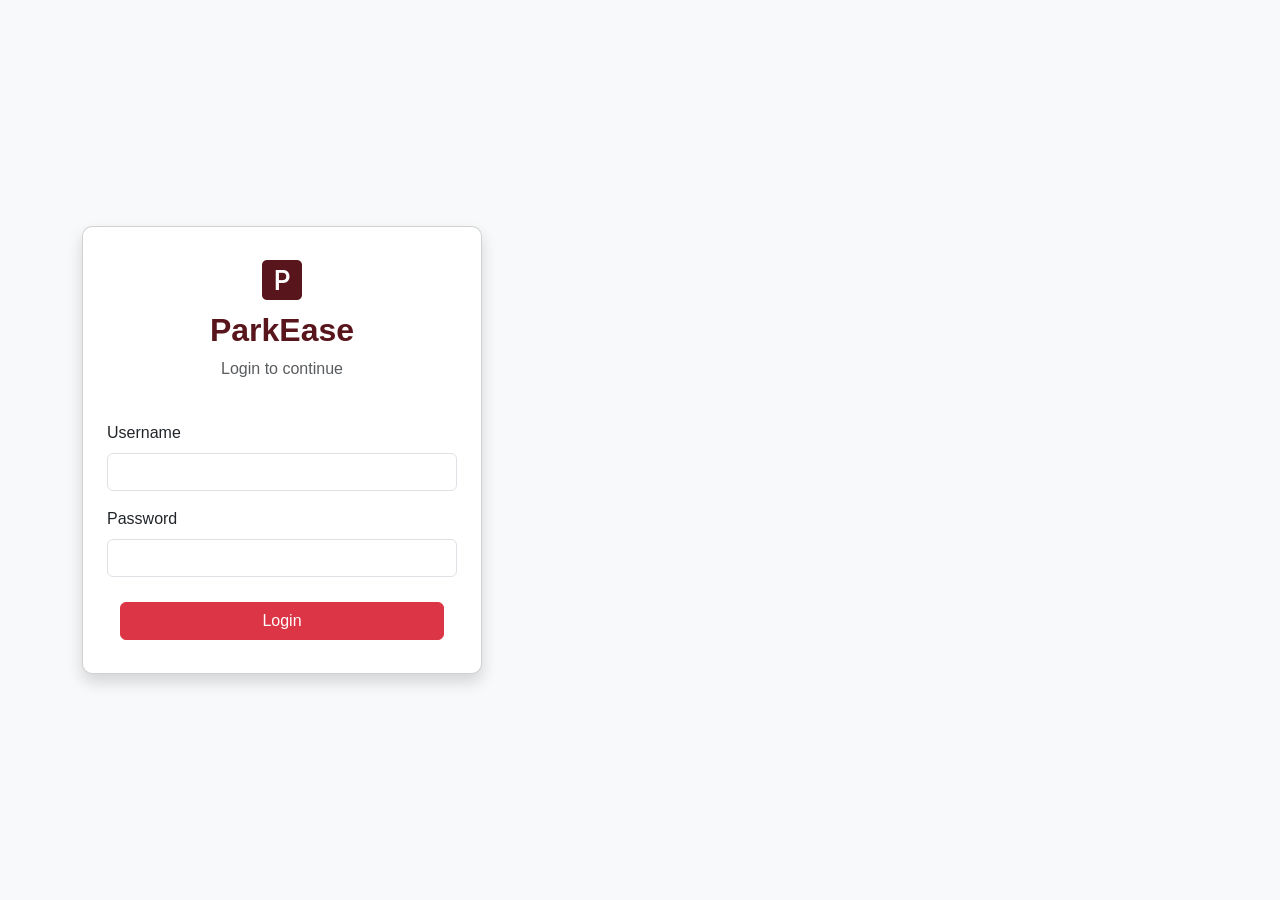
<file: index.html>
<!DOCTYPE html>
<html lang="en">

<head>
    <meta charset="UTF-8">
    <meta name="viewport" content="width=device-width, initial-scale=1.0">
    <title>ParkEase - Login</title>
    <!-- this is bootstrap link -->
    <link href="https://cdn.jsdelivr.net/npm/bootstrap@5.3.8/dist/css/bootstrap.min.css" rel="stylesheet"
        integrity="sha384-sRIl4kxILFvY47J16cr9ZwB07vP4J8+LH7qKQnuqkuIAvNWLzeN8tE5YBujZqJLB" crossorigin="anonymous">
        <link rel="stylesheet" href="https://cdn.jsdelivr.net/npm/bootstrap-icons@1.11.3/font/bootstrap-icons.min.css">
    <link rel="stylesheet" href="css/style.css">
</head>
<!-- styling the login button using bootstrap -->

<body class="bg-light">
    <div class="container vh-100 d-flex justiify-content-center align-items-center">
        <div class="card shadow p-4" style="width: 100%; max-width: 400px;">
            <div class=" text-center mb-4"> <i class="bi bi-p-square-fill fs-1 text-danger-emphasis"></i>
                
                <h2 class="fw-bold text-danger-emphasis">ParkEase</h2>
                <p class=" text-muted">Login to continue</p>
            </div>
            <!-- this is the login form -->
            <form>
                <!-- this section is for the email address -->
                <div class="mb-3">
                    <label for="exampleInputEmail1" class="form-label">Username</label>
                    <input type="email" class="form-control" id="exampleInputusername" aria-describedby="emailHelp">
                   
                </div>
                <!-- this section is for the password -->
                <div class="mb-3">
                    <label for="exampleInputPassword1" class="form-label">Password</label>
                    <input type="password" class="form-control" id="exampleInputPassword1">
                </div>
                <!-- this section is for the submit button -->
               <button type="submit" class="btn w-100 py-2 fw-bold"><a href="dashboard.html" class="btn btn-danger  w-100">Login</a></button> 
            </form>

        </div>


</body>

</html>
</file>
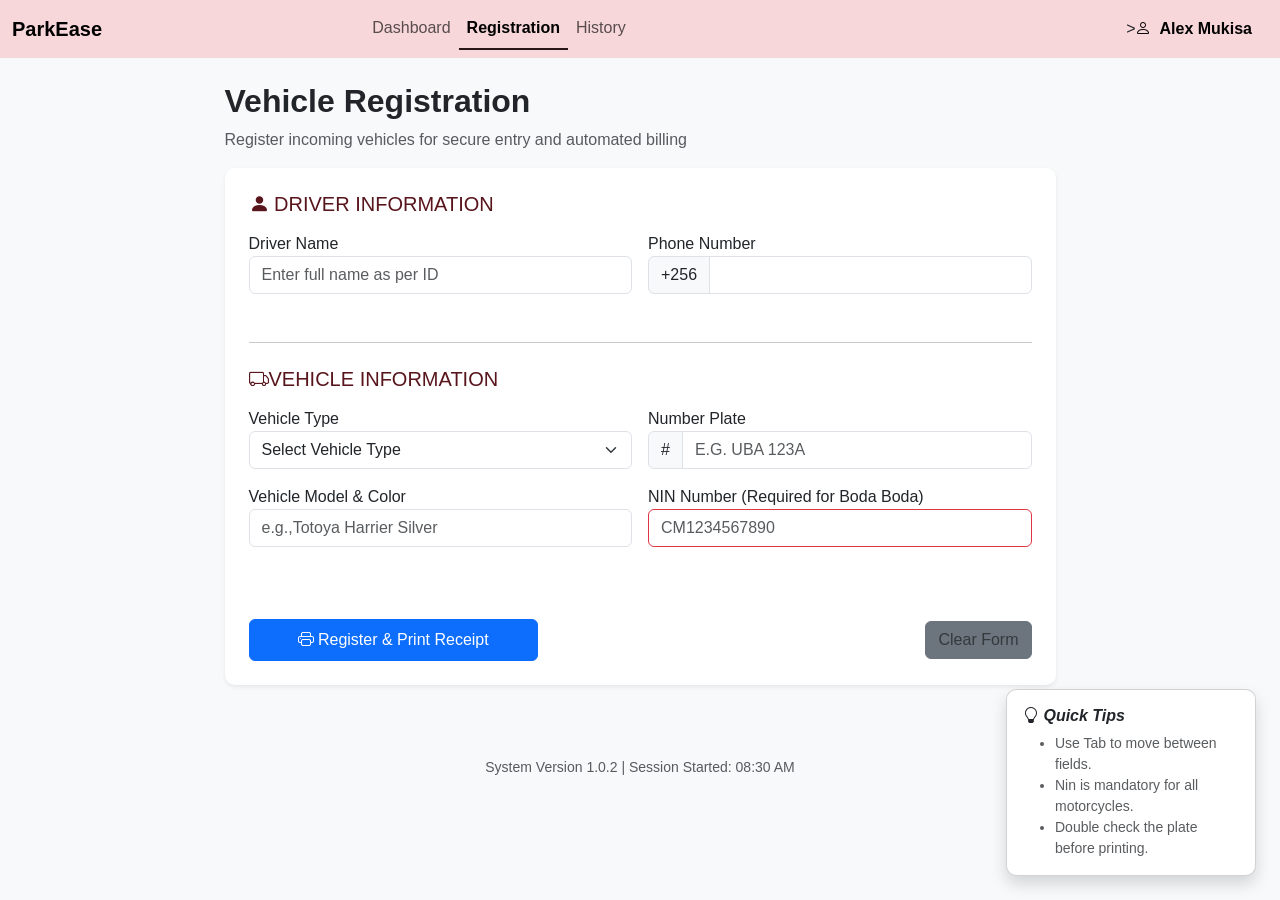
<file: register.html>
<!DOCTYPE html>
<html lang="en">

<head>
    <meta charset="UTF-8">
    <meta name="viewport" content="width=device-width, initial-scale=1.0">
    <!-- this the page title -->
    <title>ParkEase-Vehicle Registration</title>
    <!-- this the bootstrap link for in-styling and icons-->
    <link href="https://cdn.jsdelivr.net/npm/bootstrap@5.3.8/dist/css/bootstrap.min.css" rel="stylesheet"
        integrity="sha384-sRIl4kxILFvY47J16cr9ZwB07vP4J8+LH7qKQnuqkuIAvNWLzeN8tE5YBujZqJLB" crossorigin="anonymous">
    <link rel="stylesheet" href="https://cdn.jsdelivr.net/npm/bootstrap-icons@1.11.3/font/bootstrap-icons.min.css">
    <link rel="stylesheet" href="css/style.css">
</head>
<!-- this is the for background color of the body-->

<body class="bg-light">
    <!-- this is the nav bar section -->
    <!-- Top navigation bar with: Dashboard, Registration, History links and user profile -->
    <nav class="navbar navbar-expand-lg navbar-danger-empasis bg-danger-subtle mb-4">
        <div class="container-fluid"> <a class="navbar-brand fw-bold" href="#">ParkEase</a>
            <div class="navbar-nav mx-auto"> <a class="nav-link" href="dashboard.html">Dashboard</a>
                <a class="nav-link active" href="register.html">Registration</a><a class="nav-link"
                    href="reports.html">History</a>
            </div>
            <div class="navbar-nav ms-auto"></div>> <a class="navbar-brand fw-bold fs-6" href="#">
                <i class="bi bi-person fs-6 me-2"></i>Alex Mukisa
            </a>
        </div>
        </div>
    </nav>
    <!-- this is the registration section -->
    <div class="container pb-5">
        <div class="row justify-content-center">
            <div class="col-lg-9">

                <h2 class="fw-bold mb4">Vehicle Registration</h2>
                <p class="text-muted">Register incoming vehicles for secure entry and automated billing</p>
                <!-- Driver Information section: Driver Name input (with hint text), Phone Number input (+256 prefix) -->
                <form class="card border-0 shadow-sm p-4">
                    <h5 class="text-danger-emphasis mb-3"><i class="bi bi-person-fill"></i> DRIVER INFORMATION</h5>
                    <div class="row g-3 mb-4">
                        <div class="col-md-6"> <label for="form-label">Driver Name</label> <input type="text"
                                class="form-control" placeholder="Enter full name as per ID " required></div>
                        <div class="col-md-6"><label for="form-label">Phone Number</label>
                            <div class="input-group"> <span class="input-group-text">+256</span>
                                <input type="text" class="form-control placeholder=700 000 000">
                            </div>
                        </div>
                    </div>
                    <!-- this is the vehicle information Section -->
                    <hr class="my-4">
                    <h5 class="text-danger-emphasis mb-3"> <i class="bi bi-truck"></i>VEHICLE INFORMATION</h5>
                    <div class="row g-3 mb-4">
                        <!--  Vehicle Type dropdown (Truck, Personal Car, Taxi, Coaster, Boda-boda),
                            Number Plate input (with # icon and placeholder), Vehicle Model & Color text input  -->

                        <div class="col-md-6"> <label for="form-label">Vehicle Type</label>
                            <div class="input-group"><select class="form-select" required>
                                    <option selected>Select Vehicle Type</option>
                                    <option value="truck">Truck</option>
                                    <option value="car">Personal Car</option>
                                    <option value="taxi">Taxi</option>
                                    <option value="Boda">Boda Boda</option>
                                </select>
                            </div>
                        </div>
                        <div class="col-md-6"> <label for="form-label">Number Plate</label>
                            <div class="input-group"> <span class="input-group-text">#</span><input type="text"
                                    class="form-control" placeholder="E.G. UBA 123A"></div>

                        </div>
                        <div class="col-md-6"> <label for="form-label">Vehicle Model & Color</label> <input type="text"
                                class="form-control" placeholder="e.g.,Totoya Harrier Silver"></div>
                        <!--  NIN Number field  -->
                        <div class="col-md-6" id="ninSection"> <label for="form-label">NIN Number (Required for Boda
                                Boda)</label> <input type="text" class="form-control border-danger"
                                placeholder="CM1234567890"></div>

                    </div>
                    <!-- Register and print button and the clear form button-->
                    <div class="d-flex justify-content-between align-items-center  mt-5"><button type="submit"
                            class="btn btn-primary px-5 py-2"><i
                                class="bi bi-printer text-white"></i> Register & Print
                            Receipt</button> <button type="reset"
                            class="btn btn-secondary text-muted text-decoration-none">Clear Form</button></div>
                </form>
            </div>
        </div>
    </div>
    <!-- Quick Tips floating card  keyboard shortcut hints -->
    <div class="position-fixed bottom-0 end-0 m-4 card p-3 shadow" style="width: 250px;">
        <h6 class="fw-bold mb-2"> <i class="bi bi-lightbulb"> Quick Tips</i></h6>
        <ul class="small text-muted mb-0">
            <li>Use Tab to move between fields.</li>
            <li>Nin is mandatory for all motorcycles.</li>
            <li>Double check the plate before printing.</li>

        </ul>
    </div>
    <!-- Footer showing: System Version and Session Started time-->
    <footer class="text-center text-muted small py-4"> System Version 1.0.2 | Session Started: 08:30 AM</footer>

</body>

</html>
</file>
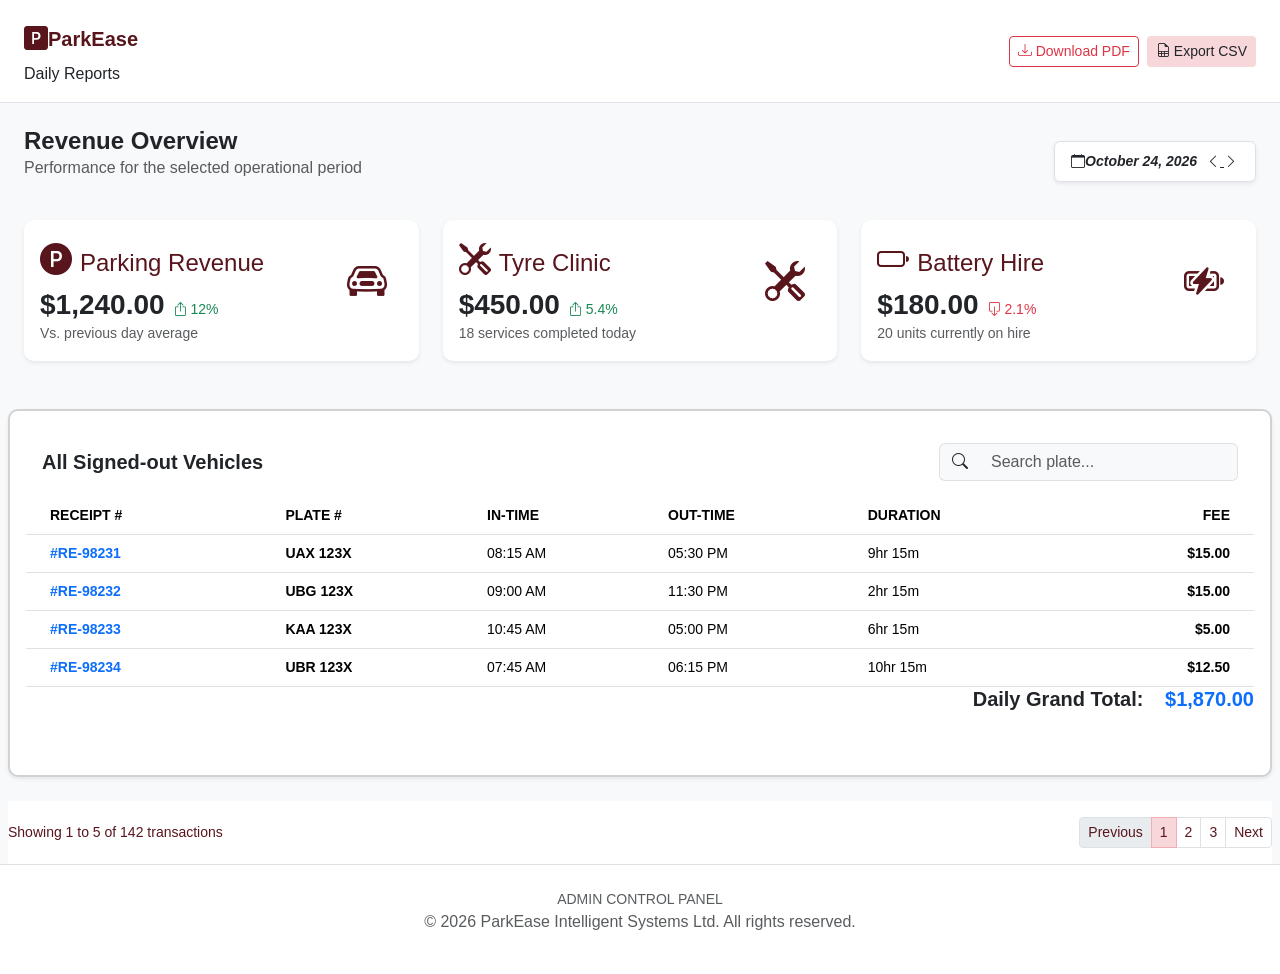
<file: reports.html>
<!DOCTYPE html>
<html lang="en">

<head>
    <meta charset="UTF-8">
    <meta name="viewport" content="width=device-width, initial-scale=1.0">
    <title>ParkEase-Admin Reports</title>
</head>
<!-- bootstrap link for styling -->
<link href="https://cdn.jsdelivr.net/npm/bootstrap@5.3.8/dist/css/bootstrap.min.css" rel="stylesheet"
    integrity="sha384-sRIl4kxILFvY47J16cr9ZwB07vP4J8+LH7qKQnuqkuIAvNWLzeN8tE5YBujZqJLB" crossorigin="anonymous">
<link rel="stylesheet" href="https://cdn.jsdelivr.net/npm/bootstrap-icons@1.11.3/font/bootstrap-icons.min.css">
<link rel="stylesheet" href="css/style.css">
<!-- background colour -->

<body class="bg-light">
    <!-- this is a nav section with the Header bar with: ParkEase logo, 'DAILY REPORTS' subtitle, Download PDF and Export
CSV buttons -->
    <nav class="navbar navbar-light bg-white border-bottom py-3 mb-4">
        <div class="container-fluid px-4">
            <div> <span class="navbar navbar-brand text-danger-emphasis fw-bold"><i
                        class="bi bi-p-square-fill fs-4"></i>ParkEase</span><span class="text">Daily Reports</span>
            </div>
            <div class="d-flex gap-2"> <button class="btn btn-outline-danger btn-sm"> <i
                        class="bi bi-download me-1"></i>Download PDF</button> <button
                    class=" btn bg-danger-subtle btn-sm"> <i class="bi bi-file-earmark-spreadsheet me-1"></i>Export
                    CSV</button></div>
        </div>
    </nav>
    <!-- Revenue Overview section with date selector (left/right arrows to navigate days) and three
metric cards: Parking Revenue, Tyre Clinic, Battery Hire — each showing amount and
percentage change vs previous day -->
    <div class="container-fluid px-4">
        <div class="d-flex justify-content-between align-items-center mb-4">
            <Span>
                <h4 class="fw-bold mb-0">Revenue Overview</h4>
                <p class="text-muted">Performance for the selected operational period</p>
            </Span>
            <div class="bg-white border rounded d-flex align-items-center px-3 py-2 shadow-sm"> <span
                    class=" fw-bold small "><i class="bi bi-calendar me-2">October 24, 2026</i> </span> <button
                    class="btn btn-link btn-sm text-dark p-0"><i class="bi bi-chevron-left"></i> <i
                        class="bi bi-chevron-right"></i> </button> </div>
        </div>

        <div class="row g-4 mb-5">
            <!-- Parking Revenue Column -->
            <div class="col-md-4">
                <div class="card border-0 shadow-sm p-3">
                    <div class="d-flex justify-content-between">
                        <div>
                            <p class="text-danger-emphasis fs-4 mb-1">
                                <i class="bi bi-p-circle-fill fs-2 me-2"></i>Parking Revenue
                            </p>
                            <div class="d-flex align-items-baseline gap-2">
                                <h3 class="fw-bold mb-0">$1,240.00</h3>
                                <span class="text-success small"><i class="bi bi-box-arrow-up"></i> 12%</span>
                            </div>
                            <span class="text-muted small">Vs. previous day average</span>
                        </div>
                        <div class="p-3 rounded">
                            <i class="bi bi-car-front fs-1 text-danger-emphasis"></i>
                        </div>
                    </div>
                </div>
            </div>

            <!-- Tyre clinic column -->
            <div class="col-md-4">
                <div class="card border-0 shadow-sm p-3">
                    <div class="d-flex justify-content-between">
                        <div>
                            <p class="text-danger-emphasis fs-4 mb-1">
                                <i class="bi bi-tools fs-2 me-2"></i>Tyre Clinic
                            </p>
                            <div class="d-flex align-items-baseline gap-2">
                                <h3 class="fw-bold mb-0">$450.00</h3>
                                <span class="text-success small"><i class="bi bi-box-arrow-up"></i> 5.4%</span>
                            </div>
                            <span class="text-muted small">18 services completed today</span>
                        </div>
                        <div class="p-3 rounded">
                            <i class="bi bi-tools fs-1 text-danger-emphasis"></i>
                        </div>
                    </div>
                </div>
            </div>
            <!-- the battery Hire column-->
            <div class="col-md-4">
                <div class="card border-0 shadow-sm p-3">
                    <div class="d-flex justify-content-between">
                        <div>

                            <p class="text-danger-emphasis fs-4 mb-1">
                                <i class="bi bi-battery fs-2 me-2"></i>Battery Hire
                            </p>
                            <div class="d-flex align-items-baseline gap-2">
                                <h3 class="fw-bold mb-0">$180.00</h3>
                                <span class="text-danger small"><i class="bi bi-box-arrow-down"></i> 2.1%</span>
                            </div>
                            <span class="text-muted small">20 units currently on hire</span>
                        </div>
                        <div class="p-3 rounded">
                            <i class="bi bi-battery-charging fs-1 text-danger-emphasis"></i>
                        </div>
                    </div>
                </div>
            </div>
        </div>
    </div>
    <!-- All Signed-out Vehicles table: columns — Receipt #, Plate #, In-Time, Out-Time, Duration, -->
    <div class="card border-2 shadow-sm mb-4 p-3  ms-2 me-2">
        <div class="card-header bg-white py-3 border-0 d-flex justify-content-between align-items-center">
            <h5 class="fw-bold mb-0">All Signed-out Vehicles</h5>
            <div class="input-group w-25">
                <span class="input-group-text bg-light border-end-0"><i class="bi bi-search"></i></span>
                <input type="text" class="form-control bg-light border-start-0" placeholder="Search plate...">
            </div>
        </div>
        <!-- the table section and its contents-->
        <div class="table-responsive">
            <table class="table table-hover align-middle mb-0">
                <thead class="bg-light text-muted small text-uppercase">

                    <tr>
                        <th class="ps-4">Receipt #</th>
                        <th>Plate #</th>
                        <th>In-Time</th>
                        <th>Out-Time</th>
                        <th>Duration</th>
                        <th class="text-end pe-4">Fee</th>
                    </tr>
                </thead>
                <tbody class="small">

                    <tr>
                        <td class="ps-4 fw-bold text-primary">#RE-98231</td>
                        <td class="fw-bold">UAX 123X</td>
                        <td>08:15 AM</td>
                        <td>05:30 PM</td>
                        <td>9hr 15m</td>
                        <td class="text-end pe-4 fw-bold">$15.00</td>
                    </tr>
                    <tr>
                        <td class="ps-4 fw-bold text-primary">#RE-98232</td>
                        <td class="fw-bold">UBG 123X</td>
                        <td>09:00 AM</td>
                        <td>11:30 PM</td>
                        <td>2hr 15m</td>
                        <td class="text-end pe-4 fw-bold">$15.00</td>
                    </tr>
                    <tr>
                        <td class="ps-4 fw-bold text-primary">#RE-98233</td>
                        <td class="fw-bold">KAA 123X</td>
                        <td>10:45 AM</td>
                        <td>05:00 PM</td>
                        <td>6hr 15m</td>
                        <td class="text-end pe-4 fw-bold">$5.00</td>
                    </tr>
                    <tr>
                        <td class="ps-4 fw-bold text-primary">#RE-98234</td>
                        <td class="fw-bold">UBR 123X</td>
                        <td>07:45 AM</td>
                        <td>06:15 PM</td>
                        <td>10hr 15m</td>
                        <td class="text-end pe-4 fw-bold">$12.50</td>
                    </tr>
                </tbody>
            </table>
            <div class="text-end mb-5">
                <!-- the Daily total row -->
                <span>
                    <h5 class="fw-bold">Daily Grand Total: <span class="text-primary ms-3">$1,870.00</span></h5>
                </span>
            </div>
        </div>

    </div>
    <!-- pagination (Previous / 1 / 2 / 3 / Next) -->
    <div class="card-footer bg-white py-3 border-0 d-flex ms-2 justify-content-between align-items-center  me-2">
        <span class="small text-danger-emphasis">Showing 1 to 5 of 142 transactions</span>
        <nav>
            <ul class="pagination pagination-sm  mb-0">
                <li class="page-item disabled "><a class="page-link text-danger-emphasis" href="#">Previous</a></li>
                <li class="page-item active"><a class="page-link bg-danger-subtle border-danger-subtle text-danger-emphasis" href="#">1</a></li>
                <li class="page-item"><a class="page-link text-danger-emphasis" href="#">2</a></li>
                <li class="page-item"><a class="page-link text-danger-emphasis" href="#">3</a></li>
                <li class="page-item"><a class="page-link text-danger-emphasis" href="#">Next</a></li>
            </ul>
        </nav>
    </div>

    </div>
    <!-- the footer -->
    <footer class="bg-white border-top py-4 text-center mt-auto">
        <p class="text-muted small mb-0">ADMIN CONTROL PANEL</p>
        <p class="text-muted x-small">&copy; 2026 ParkEase Intelligent Systems Ltd. All rights reserved.</p>
    </footer>






    </div>

    </div>

    </div>
</body>

</html>
</file>
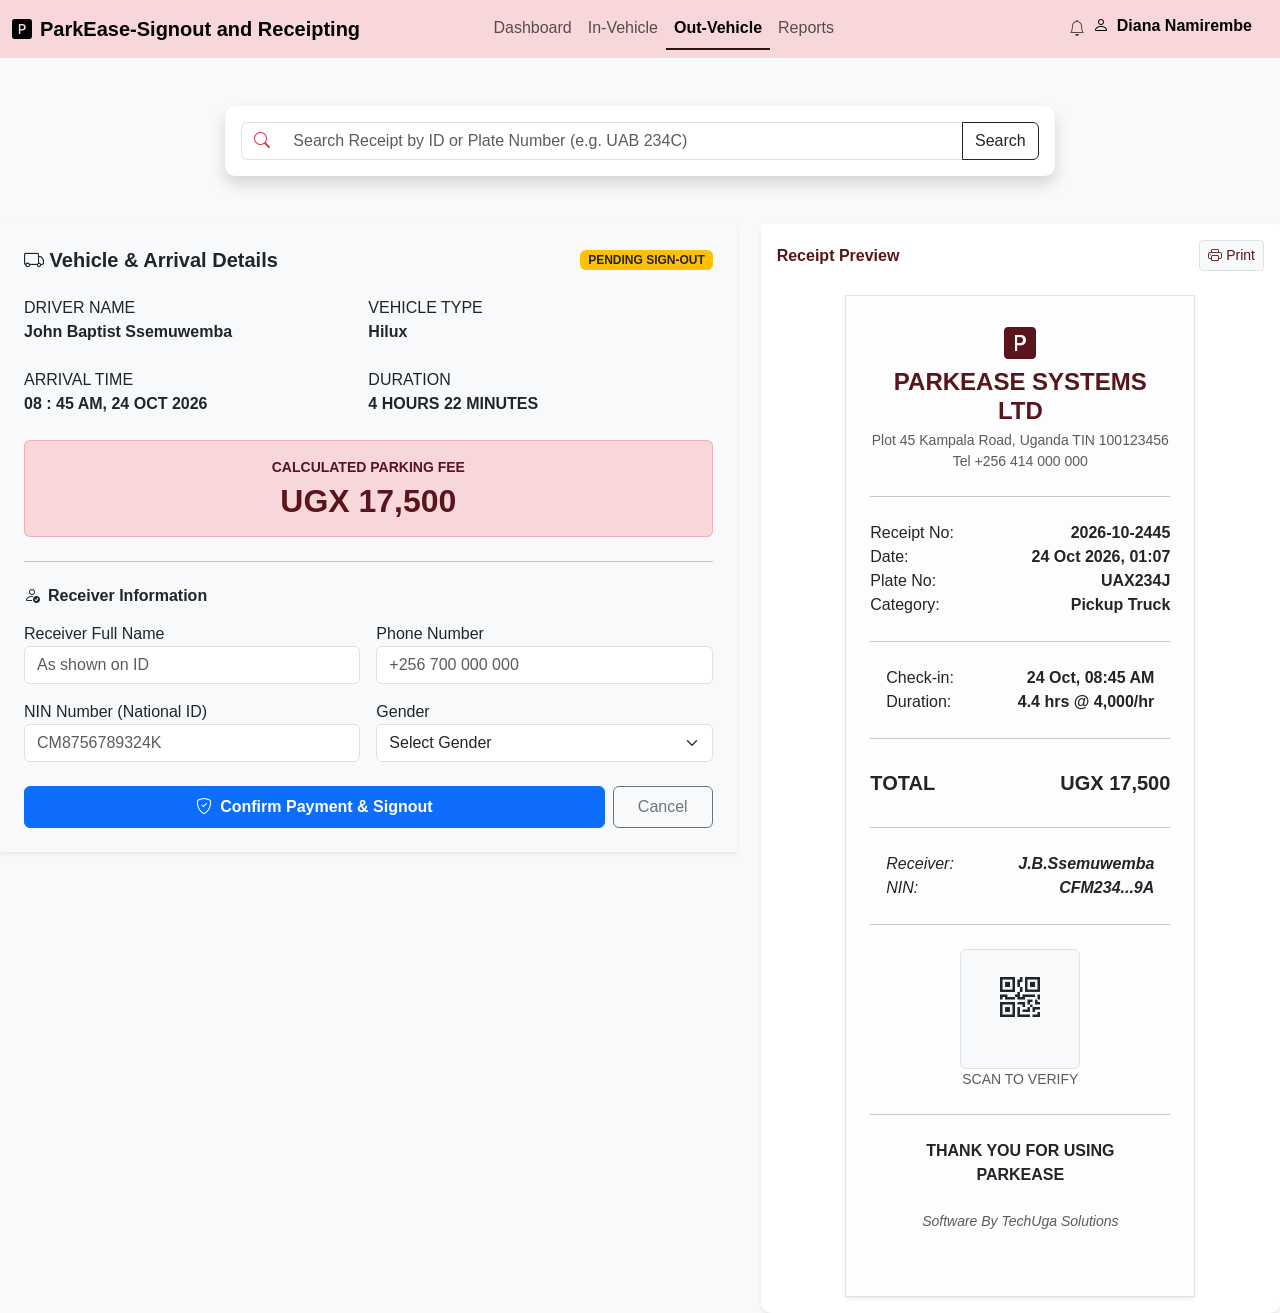
<file: signout.html>
<!DOCTYPE html>
<html lang="en">

<head>
    <meta charset="UTF-8">
    <meta name="viewport" content="width=device-width, initial-scale=1.0">
    <title>ParkEase-Vehicle Sign-out & Receipting</title>
    <!-- bootstrap link for styling and icons -->
    <link href="https://cdn.jsdelivr.net/npm/bootstrap@5.3.8/dist/css/bootstrap.min.css" rel="stylesheet"
        integrity="sha384-sRIl4kxILFvY47J16cr9ZwB07vP4J8+LH7qKQnuqkuIAvNWLzeN8tE5YBujZqJLB" crossorigin="anonymous">
    <link rel="stylesheet" href="https://cdn.jsdelivr.net/npm/bootstrap-icons@1.11.3/font/bootstrap-icons.min.css">
    <link rel="stylesheet" href="css/style.css">
</head>
<!-- background color -->

<body class="bg-light">
    <!-- nav section -->
    <nav class="navbar navbar-expand-lg navbar-danger-empasis bg-danger-subtle mb-4">
        <div class="container-fluid"> <a class="navbar-brand fw-bold" href="#"> <i
                    class="bi bi-p-square-fill me-2"></i>ParkEase-Signout and Receipting </a>
            <div class="navbar-nav mx-auto"> <a class="nav-link" href="dashboard.html">Dashboard</a>
                <a class="nav-link" href="register.html">In-Vehicle</a><a class="nav-link active"
                    href="signout.html">Out-Vehicle</a>
                <a class="nav-link" href="reports.html">Reports</a>
            </div>
            <div class="navbar-nav ms-auto"><a class="nav-link" href="#"> <i class="bi bi-bell fs-6 mb-2"></i></a>
                <a class="navbar-brand fw-bold fs-6" href="#">
                    <i class="bi bi-person fs-6 me-2"></i>Diana Namirembe
                </a>
            </div>
        </div>
    </nav>
    <!-- Search bar at top: 'Search Receipt by ID or Plate Number' with a Search button -->
    <div class="container-fluid py-4 col-md-8 mx-auto">
        <div class="card border-0 shadow mb-4">
            <div class="card-body">
                <div class="input-group">
                    <span class="input-group-text bg-white border-end-0"> <i
                            class="bi bi-search text-danger"></i></span>
                    <input type="text" class="form-control border-start-0"
                        placeholder="Search Receipt by ID or Plate Number (e.g. UAB 234C)">
                    <button class="btn btn-outline-dark" type="submit">Search</button>
                </div>
            </div>
        </div>
    </div>
    <!-- Left panel — Vehicle & Arrival Details card: shows Driver Name, Vehicle Type, Arrival Time, -->
    <div class="row">
        <div class="col-lg-7">
            <div class="card-boder-0 shadow-sm mb-4">
                <div class="card-body p-4">
                    <div class="d-flex justify-content-between align-items-center mb-4">
                        <h5 class="fw-bold mb-0 text-dark"> <i class="bi bi-truck"></i> Vehicle & Arrival Details</h5>
                        <!-- pending signout badge -->
                        <span class="badge bg-warning text-dark">PENDING SIGN-OUT</span>
                    </div>
                    <div class="row g-0 ">
                        <div class="col-md-6"> <label for="small text-muted d-block">DRIVER NAME</label>
                            <div><span class="fw-bold">John Baptist Ssemuwemba</span></div>
                        </div>
                        <div class="col-6 md-3"> <label for="small text-muted">VEHICLE TYPE</label>
                            <div><span class="fw-bold">Hilux</span></div>
                        </div>
                    </div>
                    <br>

                    <div class="row g-0">
                        <div class="col-6"> <label for="small text-muted d-block"> ARRIVAL TIME</label>
                            <div><span class="fw-bold">08 : 45 AM, 24 OCT 2026 </span></div>
                        </div>
                        <!-- Duration  -->
                        <div class="col-6"> <label for="small text-muted d-block"> DURATION</label>
                            <div><span class="fw-bold"> 4
                                    HOURS 22 MINUTES</span></div>
                        </div>
                    </div>
                    <br>
                    <!-- the calculated parking fee -->
                    <div
                        class="p-3 bg-danger-subtle bg-opacity-10 border border-danger border-opacity-25 rounded mb-4 text-center">
                        <small class="text-danger-emphasis fw-bold d-block mb-1">CALCULATED PARKING FEE</small>
                        <h2 class="fw-bold text-danger-emphasis mb-0"> UGX 17,500</h2>
                    </div>
                    <hr class="my-4">
                    <!-- Receiver Information head -->
                    <h6 class="fw-bold mb-3"><i class="bi bi-person-check me-2"></i>Receiver Information</h6>
                    <!--  form section: Receiver Full Name, Phone Number, NIN Number, Gender dropdown -->
                    <form>
                        <div class="row g-3">
                            <div class="col-md-6"> <label for="form-label small">Receiver Full Name</label> <input
                                    type="text" class="form-control" placeholder="As shown on ID"></div>
                            <div class="col-md-6"> <label for="form-label small">Phone Number</label> <input type="text"
                                    class="form-control" placeholder="+256 700 000 000"></div>
                            <div class="col-md-6"> <label for="form-label small">NIN Number (National ID)</label> <input
                                    type="text" class="form-control" placeholder="CM8756789324K"></div>
                                    <!-- gender dropdown -->
                            <div class="col-md-6"> <label for="form-label small">Gender</label> <select
                                    class="form-select">
                                    <option selected>Select Gender</option>
                                    <option>Male</option>
                                    <option>Female</option>
                                </select></div>
                        </div>
                        <!-- Confirm Payment & Sign-out button and cancel button -->
                        <div class="d-flex gap-2 mt-4"> <button type="submit"
                                class="btn btn-primary flex-grow-1 py-2 fw-bold"> <i
                                    class="bi bi-shield-check me-2"></i>Confirm Payment & Signout</button> <button
                                type="button" class="btn btn-outline-secondary px-4">Cancel</button>
                        </div>
                    </form>
                </div>
            </div>
        </div>
        <!--Right panel — Receipt Preview  -->
        <div class="col-lg-5">
            <div class="card border-0 shadow-sm bg-white">
                <div class="card-header bg-white border-0 d-flex justify-content-between align-items-center pt-3">
                    <h6 class="mb-0 fw-bold text-muted text-danger-emphasis">Receipt Preview</h6>
                    <button class="btn btn-sm  btn-light border text-danger-emphasis"> <i
                            class="bi bi-printer me-1"></i>Print</button>
                </div>
                <!-- ,  -->
                <div class="card-body">
                    <div class="border p-4 text-center shadow-sm mx-auto receipt-paper"
                        style="max-width: 350px;background-color: #fdfdfd ;">
                        <div><i class="bi bi-p-square-fill text-danger-emphasis fs-2"></i></div>
                        <h4 class="fw-bold text-danger-emphasis mb-1">PARKEASE SYSTEMS LTD</h4>
                        <p class="small text-muted mb-3">Plot 45 Kampala Road, Uganda TIN 100123456 Tel +256 414 000 000
                        </p>
                        <hr class="my-4">
                       <!-- Receipt No Date, Plate No, Category, Check-in, Duration, Total (UGX), Receiver name, NIN,  -->
                        <div class=" text-small mb-3">
                            <div class="d-flex justify-content-between"><span>Receipt No:</span> <span
                                    class="fw-bold">2026-10-2445</span></div>
                            <div class="d-flex justify-content-between"><span>Date:</span> <span class="fw-bold">24 Oct
                                    2026, 01:07</span></div>
                            <div class="d-flex justify-content-between"><span>Plate No:</span> <span
                                    class="fw-bold">UAX234J</span></div>
                            <div class="d-flex justify-content-between"><span>Category:</span> <span
                                    class="fw-bold">Pickup Truck</span></div>
                        </div>

                        <hr class="my-4">
                        <div class="text-small m-3">
                            <div class="d-flex justify-content-between"><span> Check-in:</span> <span class="fw-bold">24
                                    Oct, 08:45 AM</span></div>
                            <div class="d-flex justify-content-between"><span> Duration:</span> <span
                                    class="fw-bold">4.4 hrs @ 4,000/hr</span></div>
                        </div>

                        <hr class="my-4">
                        <div class="d-flex justify-content-between fw-bold h5 py-2 ">
                            <span>TOTAL</span> <span>UGX 17,500</span>
                        </div>
                        <hr class="my-4">
                        <div class="text-small m-3">
                            <div class="d-flex justify-content-between fst-italic"><span>Receiver:</span> <span
                                    class="fw-bold">J.B.Ssemuwemba</span></div>
                            <div class="d-flex justify-content-between fst-italic"><span>NIN:</span> <span
                                    class="fw-bold">CFM234...9A</span></div>
                        </div>
                        <hr class="my-4">
                        <!-- QR code icon -->
                        <div class="bg-light border rounded py-4 mx-auto" style="width: 120px; height: 120px;"> <i
                                class="bi bi-qr-code h1 opacity=25"></i>

                        </div>
                        <!-- Scan section -->
                        <p class="small text-muted mb-2">SCAN TO VERIFY</p>
                        <hr class="my-4">
                        <div class="text-small m-3">
                            <div class="jusify-content-center"><span class="fw-bold">THANK YOU FOR USING PARKEASE</span>
                            </div>
                            <!-- the footer -->
                            <footer class="text-center text-muted small fst-italic py-4">Software By TechUga Solutions
                            </footer>
                        </div>
                    </div>


                </div>
            </div>
        </div>
    </div>


</body>

</html>
</file>
<file: css/style.css>
/* this targets the pill which was blue to danger-subtle which matches my theme */
.nav-pills .nav-link.active {
  background-color: #58151c;
  color: white;
}
.nav-link.active {
  border-bottom: 2px solid #291618;
  font-weight: bold;
}
:root {
  --parkease-blue: #0d6efd;
  --parkease-red: #dc3545;
  --parkease-light-gray: #f8f9fa;
}

body {
  font-family: "Inter", sans-serif;
  background-color: var(--parkease-light-gray);
}

/* Custom Card Styling for Dashboard & Reports */
.card {
  border-radius: 10px;
  transition: transform 0.2s ease;
}

.card:hover {
  transform: translateY(-5px); 
}

/* Specific Highlight for the Sign-out Fee */
.fee-display {
  background-color: rgba(13, 110, 253, 0.1);
  border: 1px solid rgba(13, 110, 253, 0.25);
  color: var(--parkease-blue);
}
</file>
